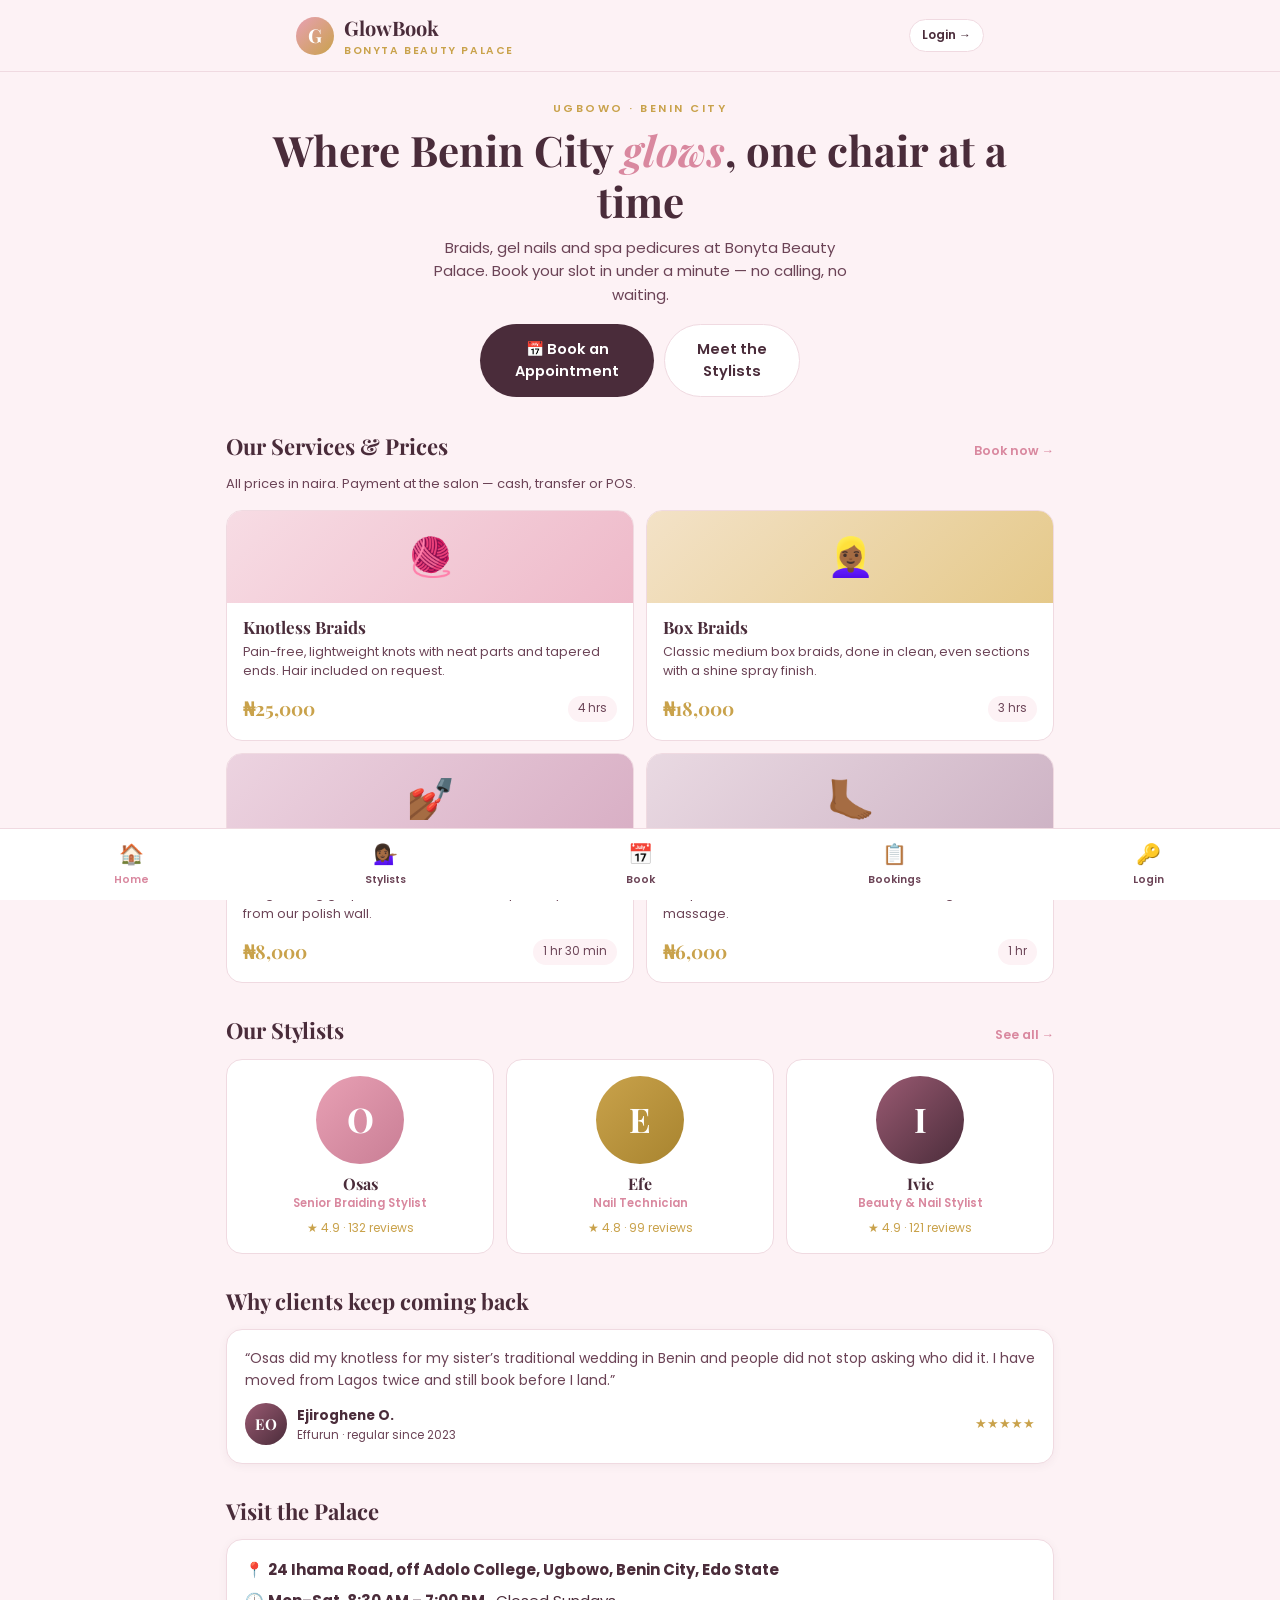
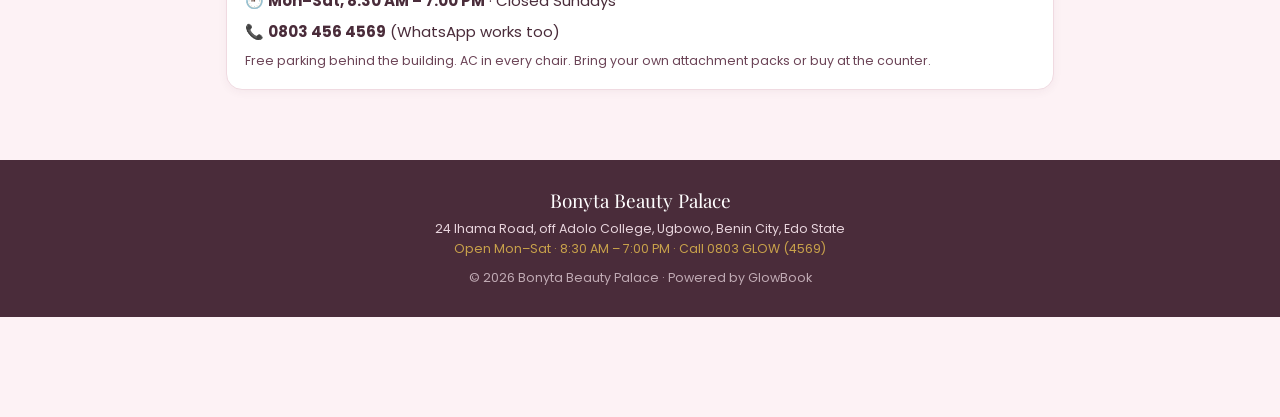
<file: index.html>
<!DOCTYPE html>
<html lang="en">
<head>
  <meta charset="UTF-8" />
  <meta name="viewport" content="width=device-width, initial-scale=1.0" />
  <title>GlowBook · Bonyta Beauty Palace</title>
  <link rel="preconnect" href="https://fonts.googleapis.com" />
  <link rel="preconnect" href="https://fonts.gstatic.com" crossorigin />
  <link href="https://fonts.googleapis.com/css2?family=Playfair+Display:ital,wght@0,600;0,700;1,600&family=Poppins:wght@400;500;600&display=swap" rel="stylesheet" />
  <link rel="stylesheet" href="css/styles.css" />
</head>
<body>
  <header id="topbar"></header>

  <main class="container">
    <section class="hero">
      <div class="hero-eyebrow">Ugbowo · Benin City</div>
      <h1>Where Benin City <em>glows</em>, one chair at a time</h1>
      <p>Braids, gel nails and spa pedicures at Bonyta Beauty Palace. Book your slot in under a minute — no calling, no waiting.</p>
      <div class="hero-actions">
        <a class="btn btn-primary" href="booking.html">📅 Book an Appointment</a>
        <a class="btn btn-outline" href="stylists.html">Meet the Stylists</a>
      </div>
    </section>

    <section class="section">
      <div class="section-head">
        <h2>Our Services &amp; Prices</h2>
        <a href="booking.html">Book now →</a>
      </div>
      <p class="section-sub">All prices in naira. Payment at the salon — cash, transfer or POS.</p>
      <div class="service-grid" id="serviceGrid"></div>
    </section>

    <section class="section">
      <div class="section-head">
        <h2>Our Stylists</h2>
        <a href="stylists.html">See all →</a>
      </div>
      <div class="stylist-grid" id="stylistGrid"></div>
    </section>

    <section class="section">
      <div class="section-head"><h2>Why clients keep coming back</h2></div>
      <div class="card">
        <p class="bio" style="font-size:14px">
          “Osas did my knotless for my sister’s traditional wedding in Benin and people did not
          stop asking who did it. I have moved from Lagos twice and still book before I land.”
        </p>
        <div style="display:flex; align-items:center; gap:10px; margin-top:12px;">
          <div class="avatar ivie" style="width:42px;height:42px;font-size:15px;margin:0;">EO</div>
          <div>
            <b style="font-size:13.5px">Ejiroghene O.</b>
            <div style="font-size:11.5px;color:var(--plum-soft)">Effurun · regular since 2023</div>
          </div>
          <div style="margin-left:auto;color:var(--gold);font-size:13px">★★★★★</div>
        </div>
      </div>
    </section>

    <section class="section" style="padding-bottom:30px">
      <div class="section-head"><h2>Visit the Palace</h2></div>
      <div class="card" style="display:grid; gap:8px">
        <div>📍 <b>24 Ihama Road, off Adolo College, Ugbowo, Benin City, Edo State</b></div>
        <div>🕘 <b>Mon–Sat, 8:30 AM – 7:00 PM</b> · Closed Sundays</div>
        <div>📞 <b>0803 456 4569</b> (WhatsApp works too)</div>
        <div style="color:var(--plum-soft); font-size:12.5px">
          Free parking behind the building. AC in every chair. Bring your own attachment packs or buy at the counter.
        </div>
      </div>
    </section>
  </main>

  <div id="footer"></div>
  <nav id="bottomnav"></nav>
  <div id="toast"></div>

  <script src="js/data.js"></script>
  <script>
    renderChrome("home");

    // Services
    document.getElementById("serviceGrid").innerHTML = GLOW.SERVICES.map(
      (s) => `
      <div class="service-card">
        <div class="service-art ${s.id === "knotless" ? "braids" : s.id === "boxbraids" ? "box" : s.id === "gel" ? "gel" : "pedi"}">${s.art}</div>
        <div class="service-body">
          <h3>${s.name}</h3>
          <div class="service-desc">${s.desc}</div>
          <div class="service-meta">
            <div class="price">${naira(s.price)}</div>
            <span class="duration">${s.duration}</span>
          </div>
        </div>
      </div>`
    ).join("");

    // Stylists preview
    document.getElementById("stylistGrid").innerHTML = GLOW.STYLISTS.map(
      (t) => `
      <a class="stylist-tile" href="stylists.html#${t.id}">
        <div class="avatar lg ${t.colors}">${t.name[0]}</div>
        <h3>${t.name}</h3>
        <div class="role-line">${t.role}</div>
        <div class="rating">★ ${t.rating} · ${t.reviews} reviews</div>
      </a>`
    ).join("");
  </script>
</body>
</html>
</file>
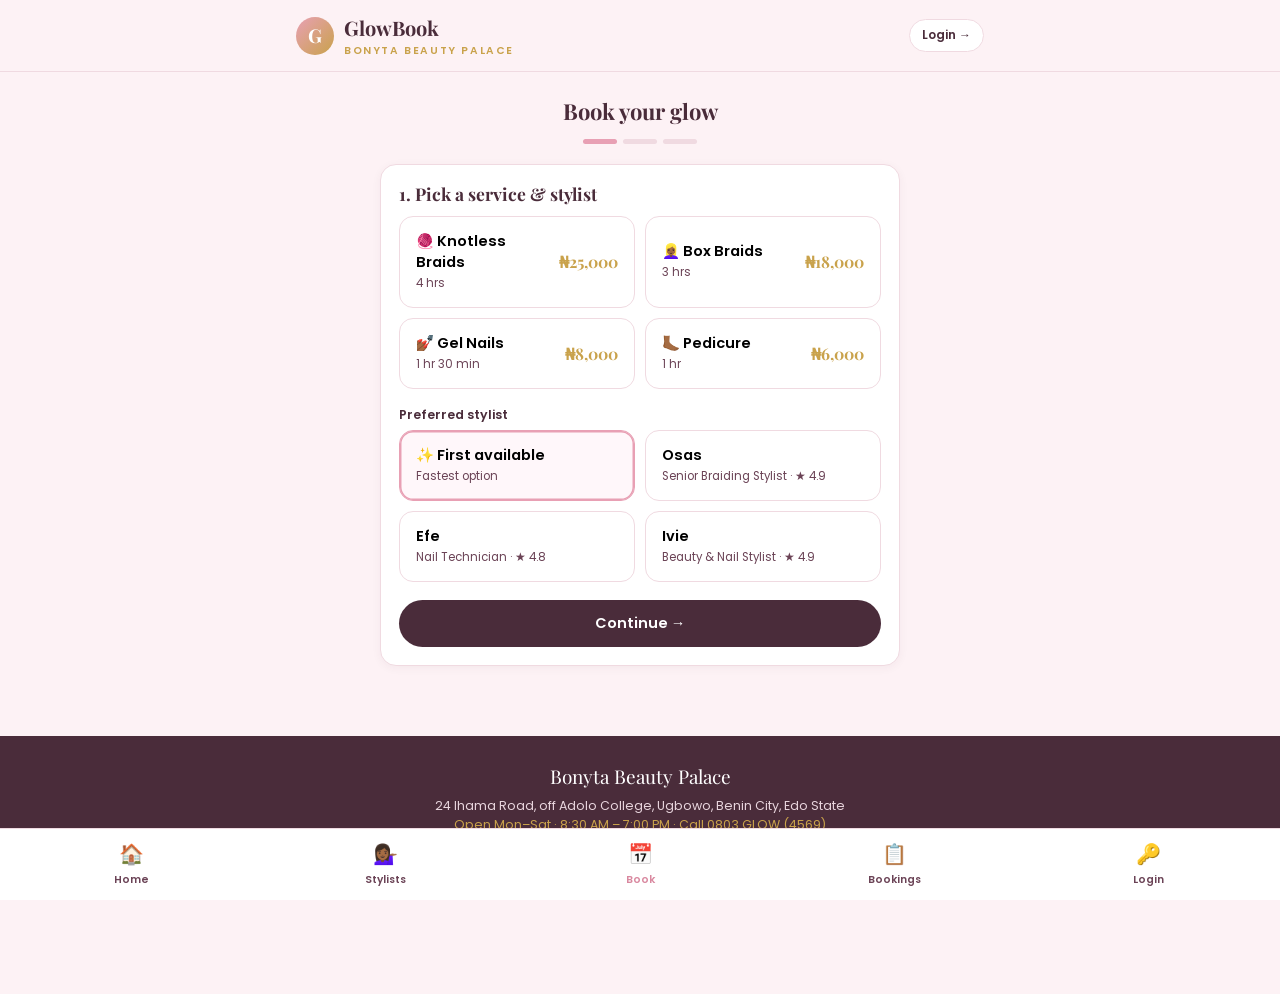
<file: booking.html>
<!DOCTYPE html>
<html lang="en">
<head>
  <meta charset="UTF-8" />
  <meta name="viewport" content="width=device-width, initial-scale=1.0" />
  <title>Book an Appointment · GlowBook</title>
  <link rel="preconnect" href="https://fonts.googleapis.com" />
  <link rel="preconnect" href="https://fonts.gstatic.com" crossorigin />
  <link href="https://fonts.googleapis.com/css2?family=Playfair+Display:ital,wght@0,600;0,700;1,600&family=Poppins:wght@400;500;600&display=swap" rel="stylesheet" />
  <link rel="stylesheet" href="css/styles.css" />
</head>
<body>
  <header id="topbar"></header>

  <main class="container">
    <section class="section" style="max-width:560px; margin:0 auto; padding-bottom:30px">
      <div class="section-head" style="justify-content:center">
        <h2 id="pageTitle">Book your glow</h2>
      </div>

      <div id="doneBox" style="display:none">
        <div class="success-banner" id="doneMsg"></div>
        <div class="card" id="doneCard"></div>
        <div style="display:flex; gap:10px; margin-top:16px">
          <a class="btn btn-primary btn-block" href="bookings.html">View My Bookings</a>
        </div>
      </div>

      <form id="bookForm" onsubmit="return false;">
        <div class="step-pills">
          <span class="step-pill active" id="p1"></span>
          <span class="step-pill" id="p2"></span>
          <span class="step-pill" id="p3"></span>
        </div>

        <!-- Step 1: service + stylist -->
        <div class="card form-card" id="step1">
          <h3 style="margin-bottom:12px">1. Pick a service &amp; stylist</h3>
          <div class="choice-grid" id="serviceChoices" style="margin-bottom:16px"></div>
          <label style="display:block;font-size:12.5px;font-weight:600;margin-bottom:6px">Preferred stylist</label>
          <div class="choice-grid" id="stylistChoices"></div>
          <button class="btn btn-primary btn-block" style="margin-top:18px" id="next1">Continue →</button>
        </div>

        <!-- Step 2: date + time -->
        <div class="card form-card" id="step2" style="display:none">
          <h3 style="margin-bottom:12px">2. Date &amp; time</h3>
          <div class="field">
            <label for="date">Appointment date</label>
            <input type="date" id="date" />
            <div class="hint">Open Mon–Sat, 8:30 AM – 7:00 PM</div>
          </div>
          <div class="field">
            <label>Choose a time slot</label>
            <div class="time-grid" id="timeGrid"></div>
          </div>
          <div style="display:flex; gap:10px; margin-top:18px">
            <button class="btn btn-outline" id="back2">← Back</button>
            <button class="btn btn-primary" style="flex:1" id="next2">Continue →</button>
          </div>
        </div>

        <!-- Step 3: details -->
        <div class="card form-card" id="step3" style="display:none">
          <h3 style="margin-bottom:12px">3. Your details</h3>
          <div class="field">
            <label for="name">Full name</label>
            <input type="text" id="name" placeholder="e.g. Adaeze Okonkwo" />
          </div>
          <div class="form-row">
            <div class="field">
              <label for="phone">Phone (WhatsApp)</label>
              <input type="tel" id="phone" placeholder="0803 000 0000" />
            </div>
            <div class="field">
              <label for="pay">Pay at salon?</label>
              <select id="pay">
                <option>Cash</option>
                <option>Bank transfer</option>
                <option>POS card</option>
              </select>
            </div>
          </div>
          <div class="field">
            <label for="note">Stylist notes (optional)</label>
            <textarea id="note" rows="2" placeholder="e.g. Waist length, 4 packs of royal silk…"></textarea>
          </div>
          <div class="summary-box card" style="background:var(--blush); border:none; margin-bottom:16px" id="summary"></div>
          <div style="display:flex; gap:10px">
            <button class="btn btn-outline" id="back3" type="button">← Back</button>
            <button class="btn btn-gold" id="confirmBtn" style="flex:1" type="button">✅ Confirm Booking</button>
          </div>
        </div>
      </form>
    </section>
  </main>

  <div id="footer"></div>
  <nav id="bottomnav"></nav>
  <div id="toast"></div>

  <script src="js/data.js"></script>
  <script>
    renderChrome("booking");

    const state = { serviceId: null, stylistId: "any", time: null };
    const params = new URLSearchParams(location.search);
    if (stylistById(params.get("stylist"))) state.stylistId = params.get("stylist");
    if (serviceById(params.get("service"))) state.serviceId = params.get("service");

    const user = Auth.user();

    function pill(n) {
      [1, 2, 3].forEach((i) => document.getElementById("p" + i).classList.toggle("active", i <= n));
    }

    function show(step) {
      [1, 2, 3].forEach((i) => (document.getElementById("step" + i).style.display = i === step ? "block" : "none"));
      pill(step);
      window.scrollTo({ top: 0, behavior: "smooth" });
    }

    function renderChoices() {
      document.getElementById("serviceChoices").innerHTML = GLOW.SERVICES.map(
        (s) => `
        <button type="button" class="choice ${state.serviceId === s.id ? "selected" : ""}" data-sid="${s.id}">
          <span><span class="c-title">${s.art} ${s.name}</span><br><span class="c-sub">${s.duration}</span></span>
          <span class="c-price">${naira(s.price)}</span>
        </button>`
      ).join("");

      document.getElementById("stylistChoices").innerHTML =
        `<button type="button" class="choice ${state.stylistId === "any" ? "selected" : ""}" data-tid="any">
           <span><span class="c-title">✨ First available</span><br><span class="c-sub">Fastest option</span></span>
         </button>` +
        GLOW.STYLISTS.map(
          (t) => `
        <button type="button" class="choice ${state.stylistId === t.id ? "selected" : ""}" data-tid="${t.id}">
          <span><span class="c-title">${t.name}</span><br><span class="c-sub">${t.role} · ★ ${t.rating}</span></span>
        </button>`
        ).join("");

      document.getElementById("timeGrid").innerHTML = GLOW.TIME_SLOTS.map(
        (t) => `
        <button type="button" class="choice ${state.time === t.value ? "selected" : ""}" data-t="${t.value}">
          <span class="c-title" style="font-size:12.5px">${t.label}</span>
        </button>`
      ).join("");

      // click handlers
      document.querySelectorAll("[data-sid]").forEach((b) =>
        b.onclick = () => { state.serviceId = b.dataset.sid; renderChoices(); }
      );
      document.querySelectorAll("[data-tid]").forEach((b) =>
        b.onclick = () => { state.stylistId = b.dataset.tid; renderChoices(); }
      );
      document.querySelectorAll("[data-t]").forEach((b) =>
        b.onclick = () => { state.time = b.dataset.t; renderChoices(); }
      );
    }

    function summary() {
      const s = serviceById(state.serviceId);
      const st = state.stylistId === "any" ? "First available stylist" : stylistById(state.stylistId).name;
      document.getElementById("summary").innerHTML = `
        <div class="summary-line"><span>Service</span><span class="v">${s ? s.name : "—"}</span></div>
        <div class="summary-line"><span>Stylist</span><span class="v">${st}</span></div>
        <div class="summary-line"><span>Date</span><span class="v">${dateLabel(document.getElementById("date").value)}</span></div>
        <div class="summary-line"><span>Time</span><span class="v">${timeLabel(state.time)}</span></div>
        <div class="summary-line"><span>Payment</span><span class="v">${document.getElementById("pay").value} at salon</span></div>
        <div class="summary-line"><span>Total</span><span class="v summary-total">${s ? naira(s.price) : "—"}</span></div>`;
    }

    function validate(step) {
      if (step === 1) {
        if (!state.serviceId) return (toast("Please choose a service first 💐"), false);
      }
      if (step === 2) {
        const d = document.getElementById("date");
        if (!d.value) return (toast("Pick a date for your visit 📅"), false);
        if (new Date(d.value + "T00:00:00").getDay() === 0) return (toast("We're closed on Sundays 🙏 try Saturday"), false);
        if (!state.time) return (toast("Choose a time slot ⏰"), false);
      }
      if (step === 3) {
        const n = document.getElementById("name").value.trim();
        const p = document.getElementById("phone").value.trim();
        if (!n) return (toast("Your name helps us greet you properly 😊"), false);
        if (!p || p.length < 7) return (toast("Enter a valid Nigerian phone number 📞"), false);
      }
      return true;
    }

    document.getElementById("next1").onclick = () => { if (validate(1)) show(2); };
    document.getElementById("next2").onclick = () => {
      if (validate(2)) { if (user) { document.getElementById("name").value = user.name; document.getElementById("phone").value = user.phone || ""; } summary(); show(3); }
    };
    document.getElementById("back2").onclick = () => show(1);
    document.getElementById("back3").onclick = () => show(2);
    document.getElementById("confirmBtn").onclick = () => {
      if (!validate(3)) return;
      const s = serviceById(state.serviceId);
      const list = bookings();
      const bk = {
        id: nextBookingId(),
        userId: user ? user.id : "guest",
        customer: document.getElementById("name").value.trim(),
        phone: document.getElementById("phone").value.trim(),
        serviceId: s.id,
        service: s.name,
        price: s.price,
        stylistId: state.stylistId,
        date: document.getElementById("date").value,
        time: state.time,
        status: "pending",
        note: document.getElementById("note").value.trim(),
        pay: document.getElementById("pay").value,
        createdAt: new Date().toISOString(),
      };
      list.push(bk);
      saveBookings(list);
      toast("Booking confirmed! See you at the Palace 💛");
      document.getElementById("bookForm").style.display = "none";
      document.getElementById("pageTitle").textContent = "You're booked! 🎉";
      document.getElementById("doneMsg").textContent =
        `Thank you ${bk.customer}! We'll confirm via WhatsApp on ${bk.phone} within 2 working hours.`;
      document.getElementById("doneCard").innerHTML = `
        <div class="summary-line"><span>Booking ID</span><span class="v">${bk.id}</span></div>
        <div class="summary-line"><span>Service</span><span class="v">${bk.service}</span></div>
        <div class="summary-line"><span>Stylist</span><span class="v">${bk.stylistId === "any" ? "First available" : stylistById(bk.stylistId).name}</span></div>
        <div class="summary-line"><span>When</span><span class="v">${dateLabel(bk.date)} · ${timeLabel(bk.time)}</span></div>
        <div class="summary-line"><span>Pay at salon</span><span class="v summary-total">${naira(bk.price)}</span></div>`;
      document.getElementById("doneBox").style.display = "block";
      window.scrollTo({ top: 0, behavior: "smooth" });
    };

    // defaults: tomorrow as min date
    const dateInput = document.getElementById("date");
    const tomorrow = new Date();
    tomorrow.setDate(tomorrow.getDate() + 1);
    dateInput.min = tomorrow.toISOString().split("T")[0];
    dateInput.value = dateInput.min;

    renderChoices();
    pill(1);
    if (state.serviceId && state.stylistId) show(1);
  </script>
</body>
</html>
</file>
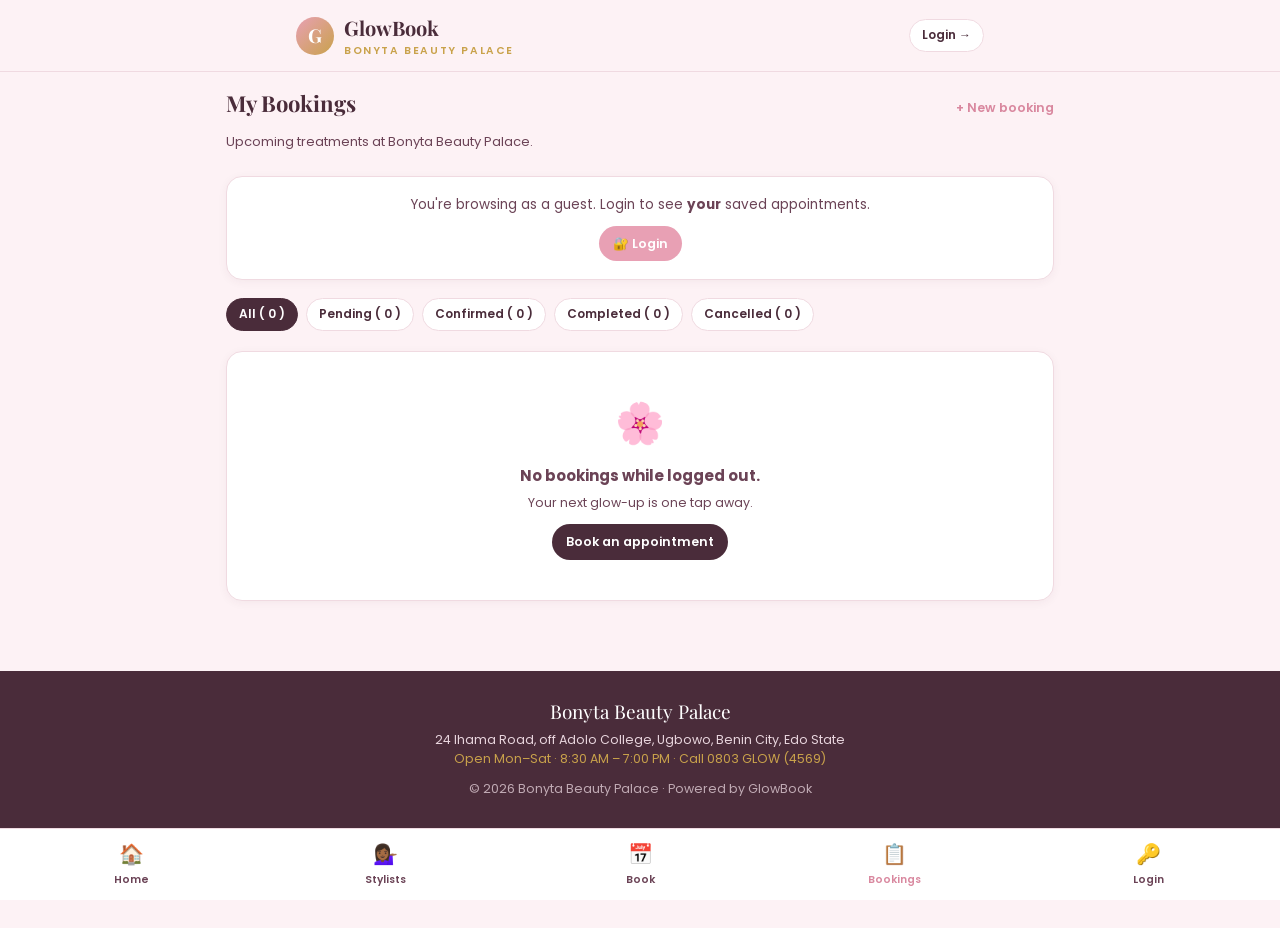
<file: bookings.html>
<!DOCTYPE html>
<html lang="en">
<head>
  <meta charset="UTF-8" />
  <meta name="viewport" content="width=device-width, initial-scale=1.0" />
  <title>My Bookings · GlowBook</title>
  <link rel="preconnect" href="https://fonts.googleapis.com" />
  <link rel="preconnect" href="https://fonts.gstatic.com" crossorigin />
  <link href="https://fonts.googleapis.com/css2?family=Playfair+Display:ital,wght@0,600;0,700;1,600&family=Poppins:wght@400;500;600&display=swap" rel="stylesheet" />
  <link rel="stylesheet" href="css/styles.css" />
</head>
<body>
  <header id="topbar"></header>

  <main class="container" style="padding-bottom:30px">
    <section class="section" style="padding-top:18px">
      <div class="section-head">
        <h2 id="pageTitle">My Bookings</h2>
        <a href="booking.html">+ New booking</a>
      </div>
      <p class="section-sub" id="pageSub"></p>
    </section>

    <div id="guestBanner"></div>
    <div id="filterBar" class="filter-bar"></div>
    <div id="list"></div>

    <div id="accountActions"></div>
  </main>

  <div id="footer"></div>
  <nav id="bottomnav"></nav>
  <div id="toast"></div>

  <script src="js/data.js"></script>
  <script>
    renderChrome("bookings");

    const user = Auth.user();
    let filter = "all";

    function homeLink() {
      return location.href = "login.html";
    }

    function init() {
      document.getElementById("guestBanner").innerHTML = user ? "" : `
        <div class="card" style="margin-bottom:18px; text-align:center">
          <p style="font-size:13.5px; color:var(--plum-soft)">
            You're browsing as a guest. Login to see <b>your</b> saved appointments.
          </p>
          <a class="btn btn-rose btn-sm" href="login.html" style="margin-top:10px">🔐 Login</a>
        </div>`;
      document.getElementById("pageSub").textContent =
        user && user.role === "stylist"
          ? "Appointments booked with you, " + user.name.split(" (")[0] + ". Mark work as done when clients leave."
          : "Upcoming treatments at Bonyta Beauty Palace.";
      renderFilters();
      renderList();
      renderAccountActions();
    }

    function myBookings() {
      if (!user) return [];
      if (user.role === "stylist") return bookings().filter((b) => b.stylistId === user.stylistId);
      if (user.role === "owner") return bookings();
      return bookings().filter((b) => b.userId === user.id);
    }

    function renderFilters() {
      const statuses = ["all", "pending", "confirmed", "completed", "cancelled"];
      document.getElementById("filterBar").innerHTML = statuses
        .map(
          (s) => `<span class="chip ${filter === s ? "on" : ""}" data-f="${s}">
            ${s[0].toUpperCase() + s.slice(1)} ( ${s === "all" ? myBookings().length : myBookings().filter((b) => b.status === s).length} )
          </span>`
        )
        .join("");
      document.querySelectorAll("#filterBar .chip").forEach(
        (c) => (c.onclick = () => { filter = c.dataset.f; renderFilters(); renderList(); })
      );
    }

    function renderList() {
      let list = myBookings()
        .filter((b) => filter === "all" || b.status === filter)
        .sort((a, b) => (a.date + a.time).localeCompare(b.date + b.time));

      const el = document.getElementById("list");
      if (!list.length) {
        el.innerHTML = `
          <div class="empty card">
            <div class="big">🌸</div>
            <b>No ${filter === "all" ? "" : filter + " "}bookings ${user ? "yet" : "while logged out"}.</b>
            <p style="font-size:12.5px; margin-top:6px">Your next glow-up is one tap away.</p>
            <a class="btn btn-primary btn-sm" href="booking.html" style="margin-top:12px">Book an appointment</a>
          </div>`;
        return;
      }

      el.innerHTML = list
        .map((b) => {
          const st = stylistById(b.stylistId);
          const isStylist = user && user.role === "stylist";
          const isOwner = user && user.role === "owner";
          const canCancel = user && user.role === "customer" && (b.status === "pending" || b.status === "confirmed");
          const canConfirm = isOwner && b.status === "pending";
          const canComplete = (isOwner || isStylist) && (b.status === "confirmed" || b.status === "pending");
          return `
          <div class="appt-card">
            <div class="appt-top">
              <div>
                <div class="appt-service">${b.service}</div>
                <div class="appt-when">${dateLabel(b.date)} · ${timeLabel(b.time)}</div>
              </div>
              <span class="status ${b.status}">${b.status}</span>
            </div>
            <div class="appt-meta">
              ${isStylist || isOwner ? `<span>👤 <b>${b.customer}</b></span><span>📞 <b>${b.phone}</b></span>` : `<span>✂️ <b>${st ? st.name : "Not assigned"}</b></span>`}
              <span>💰 <b>${naira(b.price)}</b></span>
              ${isOwner ? `<span>🆔 <b>${b.id}</b></span>` : ""}
            </div>
            ${b.note ? `<div class="appt-meta" style="margin-top:6px">📝 ${b.note}</div>` : ""}
            ${(canCancel || canConfirm || canComplete) ? `
            <div class="appt-actions">
              ${canConfirm ? `<button class="btn btn-primary btn-sm" onclick="setStatus('${b.id}','confirmed')">✓ Confirm</button>` : ""}
              ${canComplete ? `<button class="btn btn-gold btn-sm" onclick="setStatus('${b.id}','completed')">✔ Mark done</button>` : ""}
              ${canCancel || isOwner ? `<button class="btn btn-outline btn-sm" onclick="setStatus('${b.id}','cancelled')">✕ Cancel</button>` : ""}
            </div>` : ""}
          </div>`;
        })
        .join("");
    }

    window.setStatus = function (id, status) {
      const list = bookings();
      const bk = list.find((b) => b.id === id);
      if (!bk) return;
      bk.status = status;
      saveBookings(list);
      toast(status === "cancelled" ? "Booking cancelled" : status === "completed" ? "Nice work — marked done ✅" : "Booking " + status + " ✓");
      renderFilters();
      renderList();
    };

    function renderAccountActions() {
      const el = document.getElementById("accountActions");
      if (!user) return;
      el.innerHTML = `
        <div class="card" style="margin-top:22px; text-align:center">
          <div style="font-size:13px; color:var(--plum-soft)">Logged in as</div>
          <b style="font-size:15px">${user.name}</b>
          <div style="font-size:11.5px; color:var(--plum-soft); margin-bottom:14px">${user.email}</div>
          ${
            user.role === "owner"
              ? `<a class="btn btn-gold btn-sm" href="dashboard.html" style="width:100%">👑 Open Owner Dashboard</a>`
              : ""
          }
          ${user.role === "stylist" ? `<button class="btn btn-ghost btn-sm" style="width:100%" onclick="toast('Schedule sync coming with the database update 📆')">📆 View full schedule</button>` : ""}
          <button class="btn btn-outline btn-sm" style="width:100%; margin-top:8px" onclick="logoutNow()">🚪 Logout</button>
        </div>`;
    }

    window.logoutNow = function () {
      Auth.logout();
      toast("Logged out. Come back soon! 💐");
      setTimeout(() => (location.href = "index.html"), 400);
    };

    init();
  </script>
</body>
</html>
</file>
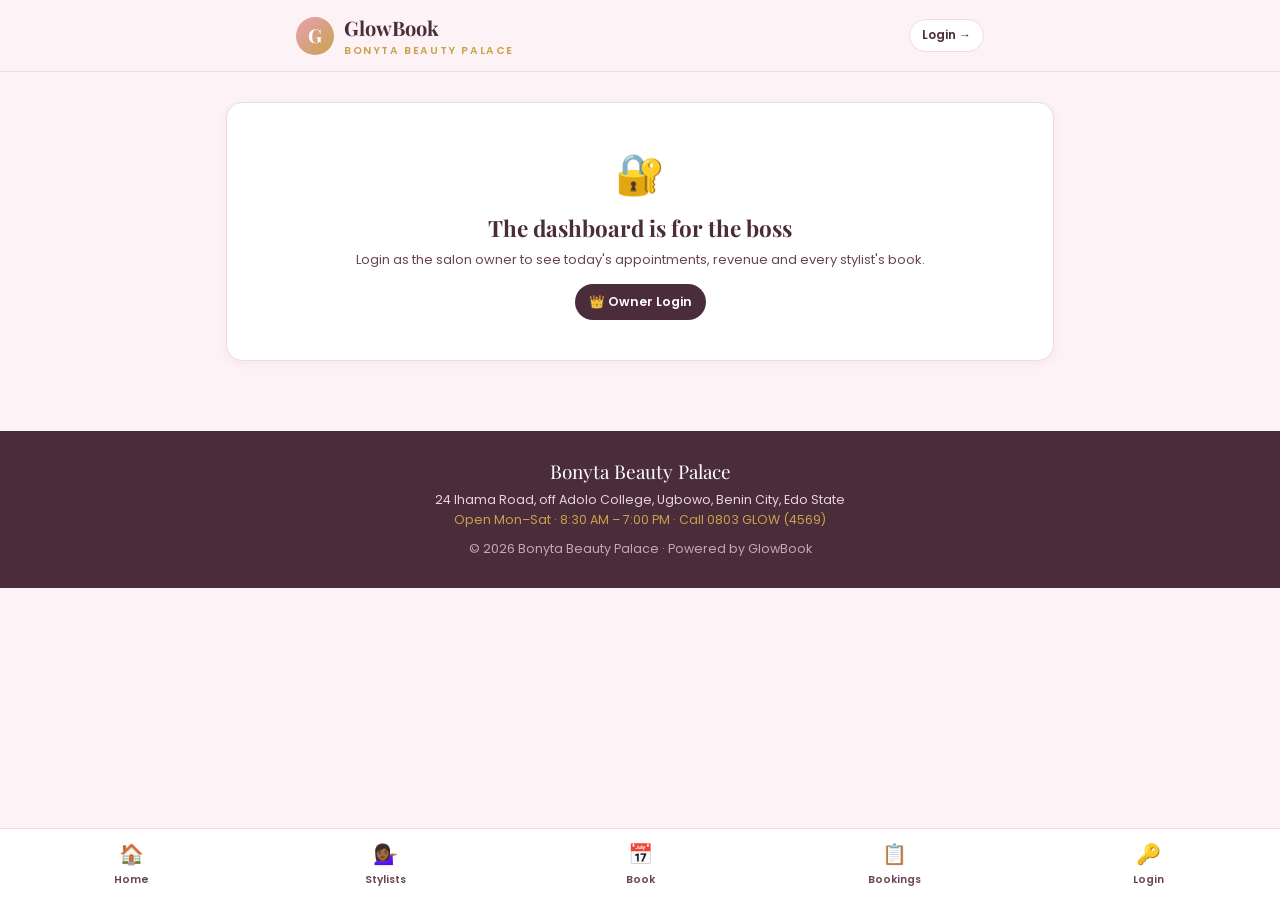
<file: dashboard.html>
<!DOCTYPE html>
<html lang="en">
<head>
  <meta charset="UTF-8" />
  <meta name="viewport" content="width=device-width, initial-scale=1.0" />
  <title>Owner Dashboard · GlowBook</title>
  <link rel="preconnect" href="https://fonts.googleapis.com" />
  <link rel="preconnect" href="https://fonts.gstatic.com" crossorigin />
  <link href="https://fonts.googleapis.com/css2?family=Playfair+Display:ital,wght@0,600;0,700;1,600&family=Poppins:wght@400;500;600&display=swap" rel="stylesheet" />
  <link rel="stylesheet" href="css/styles.css" />
</head>
<body>
  <header id="topbar"></header>

  <main class="container" style="padding-bottom:30px" id="root"></main>

  <div id="footer"></div>
  <nav id="bottomnav"></nav>
  <div id="toast"></div>

  <script src="js/data.js"></script>
  <script>
    renderChrome("account");

    const user = Auth.user();
    const root = document.getElementById("root");

    // Owner / manager only
    if (!user || user.role !== "owner") {
      root.innerHTML = `
        <div class="empty card" style="margin-top:30px">
          <div class="big">🔐</div>
          <h2>The dashboard is for the boss</h2>
          <p style="font-size:13px; margin-top:8px">
            Login as the salon owner to see today's appointments, revenue and every stylist's book.
          </p>
          <a class="btn btn-primary btn-sm" href="login.html" style="margin-top:14px">👑 Owner Login</a>
        </div>`;
    } else {
      renderDashboard();
    }

    function renderDashboard() {
      const all = bookings();
      const today = new Date().toISOString().split("T")[0];
      const active = all.filter((b) => b.status === "pending" || b.status === "confirmed");
      const todayList = all.filter((b) => b.date === today);
      const revenue = all.filter((b) => b.status === "completed").reduce((s, b) => s + b.price, 0);
      const pipeline = active.reduce((s, b) => s + b.price, 0);

      root.innerHTML = `
        <section class="section" style="padding-top:18px">
          <div class="section-head">
            <h2>Owner Dashboard 👑</h2>
            <span style="font-size:11.5px;color:var(--plum-soft)">${dateLabel(today)}</span>
          </div>
          <div class="stat-grid">
            <div class="stat-card">
              <div class="num">${todayList.length}</div>
              <div class="lbl">appointments today</div>
            </div>
            <div class="stat-card gold">
              <div class="num">${all.filter((b) => b.status === "pending").length}</div>
              <div class="lbl">awaiting confirmation</div>
            </div>
            <div class="stat-card">
              <div class="num">${naira(revenue)}</div>
              <div class="lbl">earned from completed</div>
            </div>
            <div class="stat-card gold">
              <div class="num">${naira(pipeline)}</div>
              <div class="lbl">expected from active</div>
            </div>
          </div>

          <div class="card" style="margin-bottom:20px">
            <h3 style="font-size:15px; margin-bottom:10px">Stylist workload (active bookings)</h3>
            ${GLOW.STYLISTS.map((t) => {
              const n = active.filter((b) => b.stylistId === t.id).length;
              const pct = active.length ? Math.round((n / active.length) * 100) : 0;
              return `
              <div style="margin-bottom:12px">
                <div style="display:flex; justify-content:space-between; font-size:12.5px; margin-bottom:4px">
                  <b>${t.name} — ${t.role}</b><span style="color:var(--plum-soft)">${n} job${n === 1 ? "" : "s"}</span>
                </div>
                <div style="height:8px; background:var(--blush); border-radius:999px; overflow:hidden">
                  <div style="height:100%; width:${pct}%; background:linear-gradient(90deg,var(--rose),var(--gold)); border-radius:999px"></div>
                </div>
              </div>`;
            }).join("")}
          </div>

          <div class="section-head">
            <h2 style="font-size:18px">All Appointments</h2>
            <a href="bookings.html">Customer view →</a>
          </div>
          <div id="allList"></div>
        </section>`;

      renderAllList();
    }

    let dashFilter = "all";
    function renderAllList() {
      const el = document.getElementById("allList");
      if (!el) return;
      const list = bookings()
        .filter((b) => dashFilter === "all" || b.status === dashFilter)
        .sort((a, b) => (b.date + b.time).localeCompare(a.date + a.time));

      el.innerHTML =
        `<div class="filter-bar">` +
        ["all", "pending", "confirmed", "completed", "cancelled"]
          .map((s) => `<span class="chip ${dashFilter === s ? "on" : ""}" data-f="${s}">${s[0].toUpperCase() + s.slice(1)}</span>`)
          .join("") +
        `</div>` +
        (list.length
          ? list
              .map((b) => {
                const st = stylistById(b.stylistId);
                return `
            <div class="appt-card">
              <div class="appt-top">
                <div>
                  <div class="appt-service">${b.service}</div>
                  <div class="appt-when">${dateLabel(b.date)} · ${timeLabel(b.time)}</div>
                </div>
                <span class="status ${b.status}">${b.status}</span>
              </div>
              <div class="appt-meta">
                <span>👤 <b>${b.customer}</b></span>
                <span>📞 <b>${b.phone}</b></span>
                <span>✂️ <b>${st ? st.name : "Unassigned"}</b></span>
                <span>💰 <b>${naira(b.price)}</b></span>
                <span>💳 <b>${b.pay || "At salon"}</b></span>
                <span>🆔 <b>${b.id}</b></span>
              </div>
              ${b.note ? `<div class="appt-meta" style="margin-top:6px">📝 ${b.note}</div>` : ""}
              <div class="appt-actions">
                ${b.status === "pending" ? `<button class="btn btn-primary btn-sm" onclick="setStatus('${b.id}','confirmed')">✓ Confirm</button>` : ""}
                ${b.status !== "completed" && b.status !== "cancelled" ? `<button class="btn btn-gold btn-sm" onclick="setStatus('${b.id}','completed')">✔ Mark done</button>` : ""}
                ${b.status !== "completed" && b.status !== "cancelled" ? `<button class="btn btn-outline btn-sm" onclick="setStatus('${b.id}','cancelled')">✕ Cancel</button>` : ""}
              </div>
            </div>`;
              })
              .join("")
          : `<div class="empty card"><div class="big">📭</div>Nothing here yet.</div>`);

      el.querySelectorAll(".chip").forEach(
        (c) => (c.onclick = () => { dashFilter = c.dataset.f; renderAllList(); })
      );
    }

    window.setStatus = function (id, status) {
      const list = bookings();
      const bk = list.find((b) => b.id === id);
      if (!bk) return;
      bk.status = status;
      saveBookings(list);
      toast(status === "completed" ? "Marked done ✅ revenue updated" : "Booking " + status + " ✓");
      renderDashboard();
    };
  </script>
</body>
</html>
</file>
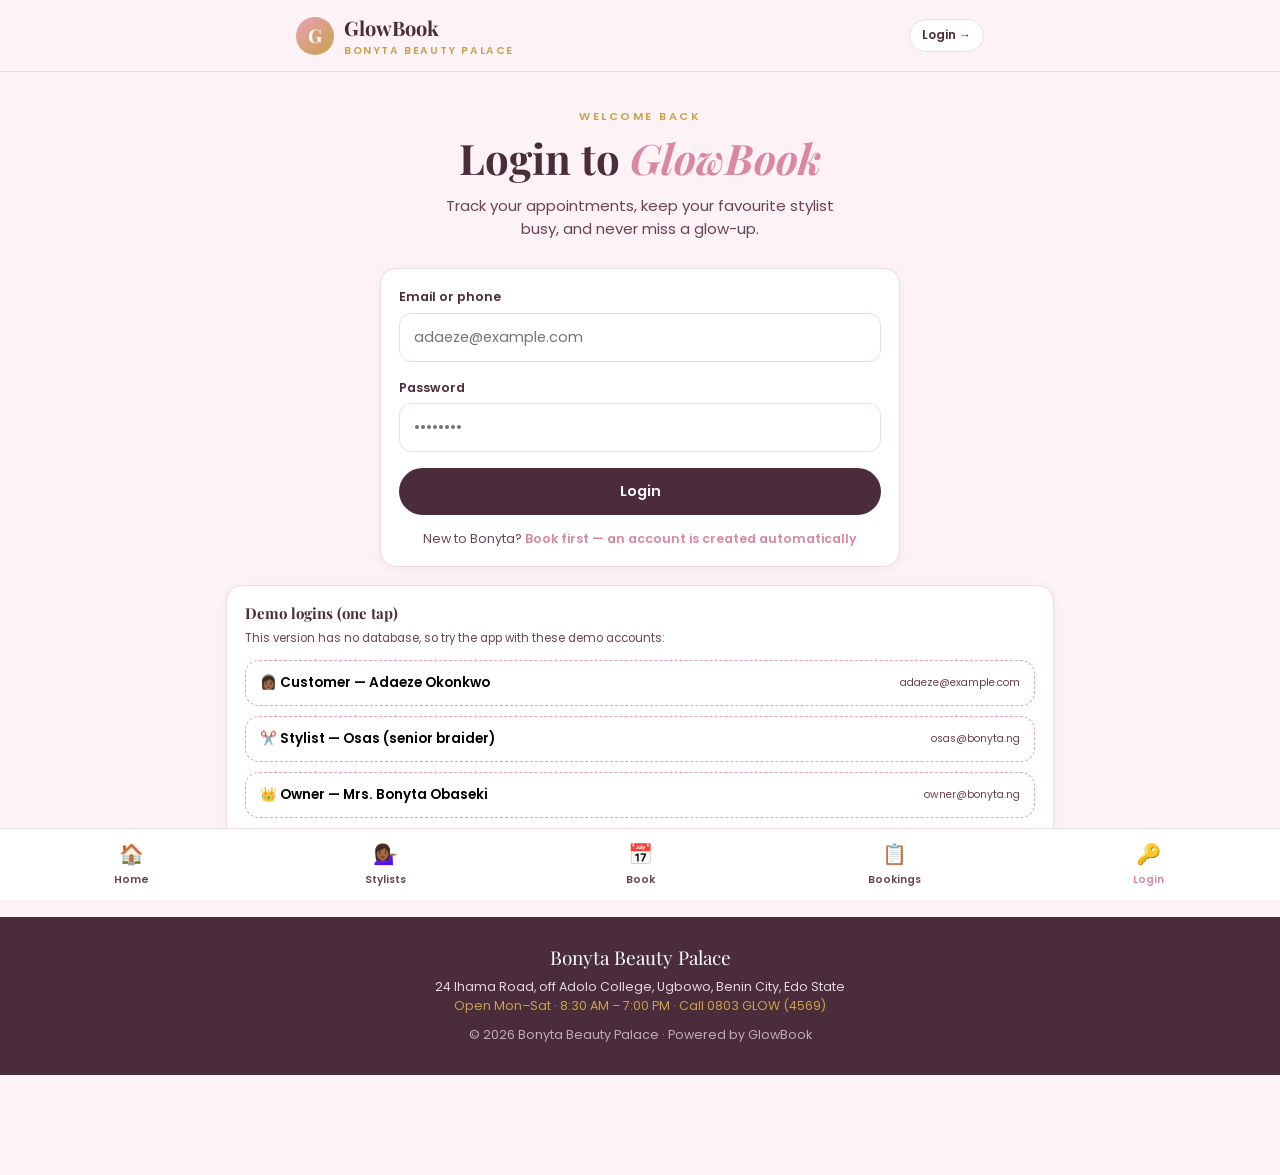
<file: login.html>
<!DOCTYPE html>
<html lang="en">
<head>
  <meta charset="UTF-8" />
  <meta name="viewport" content="width=device-width, initial-scale=1.0" />
  <title>Login · GlowBook</title>
  <link rel="preconnect" href="https://fonts.googleapis.com" />
  <link rel="preconnect" href="https://fonts.gstatic.com" crossorigin />
  <link href="https://fonts.googleapis.com/css2?family=Playfair+Display:ital,wght@0,600;0,700;1,600&family=Poppins:wght@400;500;600&display=swap" rel="stylesheet" />
  <link rel="stylesheet" href="css/styles.css" />
</head>
<body>
  <header id="topbar"></header>

  <main class="container auth-wrap" style="padding-bottom:30px">
    <section class="hero" style="padding-top:12px">
      <div class="hero-eyebrow">Welcome back</div>
      <h1>Login to <em>GlowBook</em></h1>
      <p>Track your appointments, keep your favourite stylist busy, and never miss a glow-up.</p>
    </section>

    <div class="card form-card">
      <div class="field">
        <label for="email">Email or phone</label>
        <input type="text" id="email" placeholder="adaeze@example.com" autocomplete="username" />
      </div>
      <div class="field">
        <label for="password">Password</label>
        <input type="password" id="password" placeholder="••••••••" autocomplete="current-password" />
      </div>
      <button class="btn btn-primary btn-block" id="loginBtn">Login</button>
      <p style="font-size:12.5px; text-align:center; margin-top:14px; color:var(--plum-soft)">
        New to Bonyta? <a href="booking.html" style="color:var(--rose-deep); font-weight:600">Book first — an account is created automatically</a>
      </p>
    </div>

    <div class="demo-panel card">
      <h3 style="font-size:15px; margin-bottom:8px">Demo logins (one tap)</h3>
      <p style="font-size:11.5px; color:var(--plum-soft); margin-bottom:12px">
        This version has no database, so try the app with these demo accounts:
      </p>
      <div id="demoList"></div>
    </div>
  </main>

  <div id="footer"></div>
  <nav id="bottomnav"></nav>
  <div id="toast"></div>

  <script src="js/data.js"></script>
  <script>
    renderChrome("login");

    const DEMOS = [
      { label: "👩🏾 Customer — Adaeze Okonkwo", email: "adaeze@example.com", password: "adaeze123" },
      { label: "✂️ Stylist — Osas (senior braider)", email: "osas@bonyta.ng", password: "osas123" },
      { label: "👑 Owner — Mrs. Bonyta Obaseki", email: GLOW.OWNER_EMAIL, password: GLOW.OWNER_PASSWORD },
    ];

    document.getElementById("demoList").innerHTML = DEMOS.map(
      (d, i) => `
      <button class="demo-btn" data-i="${i}">
        <span style="font-size:13.5px; font-weight:600">${d.label}</span>
        <span style="margin-left:auto; font-size:10.5px; color:var(--plum-soft)">${d.email}</span>
      </button>`
    ).join("");

    function doLogin(identifier, password) {
      const users = Store.get("users", []);
      const found = users.find(
        (u) =>
          (u.email.toLowerCase() === identifier.toLowerCase().trim() ||
            (u.phone && u.phone.replace(/\s/g, "") === identifier.replace(/\s/g, ""))) &&
          u.password === password
      );
      if (!found) return toast("Wrong email or password — try a demo login below 🔑");
      Auth.login(found);
      toast(`Welcome, ${found.name.split(" ")[0]}! 💛`);
      setTimeout(() => {
        location.href =
          found.role === "owner" ? "dashboard.html" :
          found.role === "stylist" ? "bookings.html" : "bookings.html";
      }, 500);
    }

    document.getElementById("loginBtn").onclick = () => {
      const email = document.getElementById("email").value;
      const password = document.getElementById("password").value;
      if (!email || !password) return toast("Fill in both fields to login 🔐");
      doLogin(email, password);
    };
    document.getElementById("password").addEventListener("keydown", (e) => {
      if (e.key === "Enter") document.getElementById("loginBtn").click();
    });
    document.querySelectorAll(".demo-btn").forEach((b) =>
      (b.onclick = () => {
        const d = DEMOS[b.dataset.i];
        document.getElementById("email").value = d.email;
        document.getElementById("password").value = d.password;
        doLogin(d.email, d.password);
      })
    );
  </script>
</body>
</html>
</file>
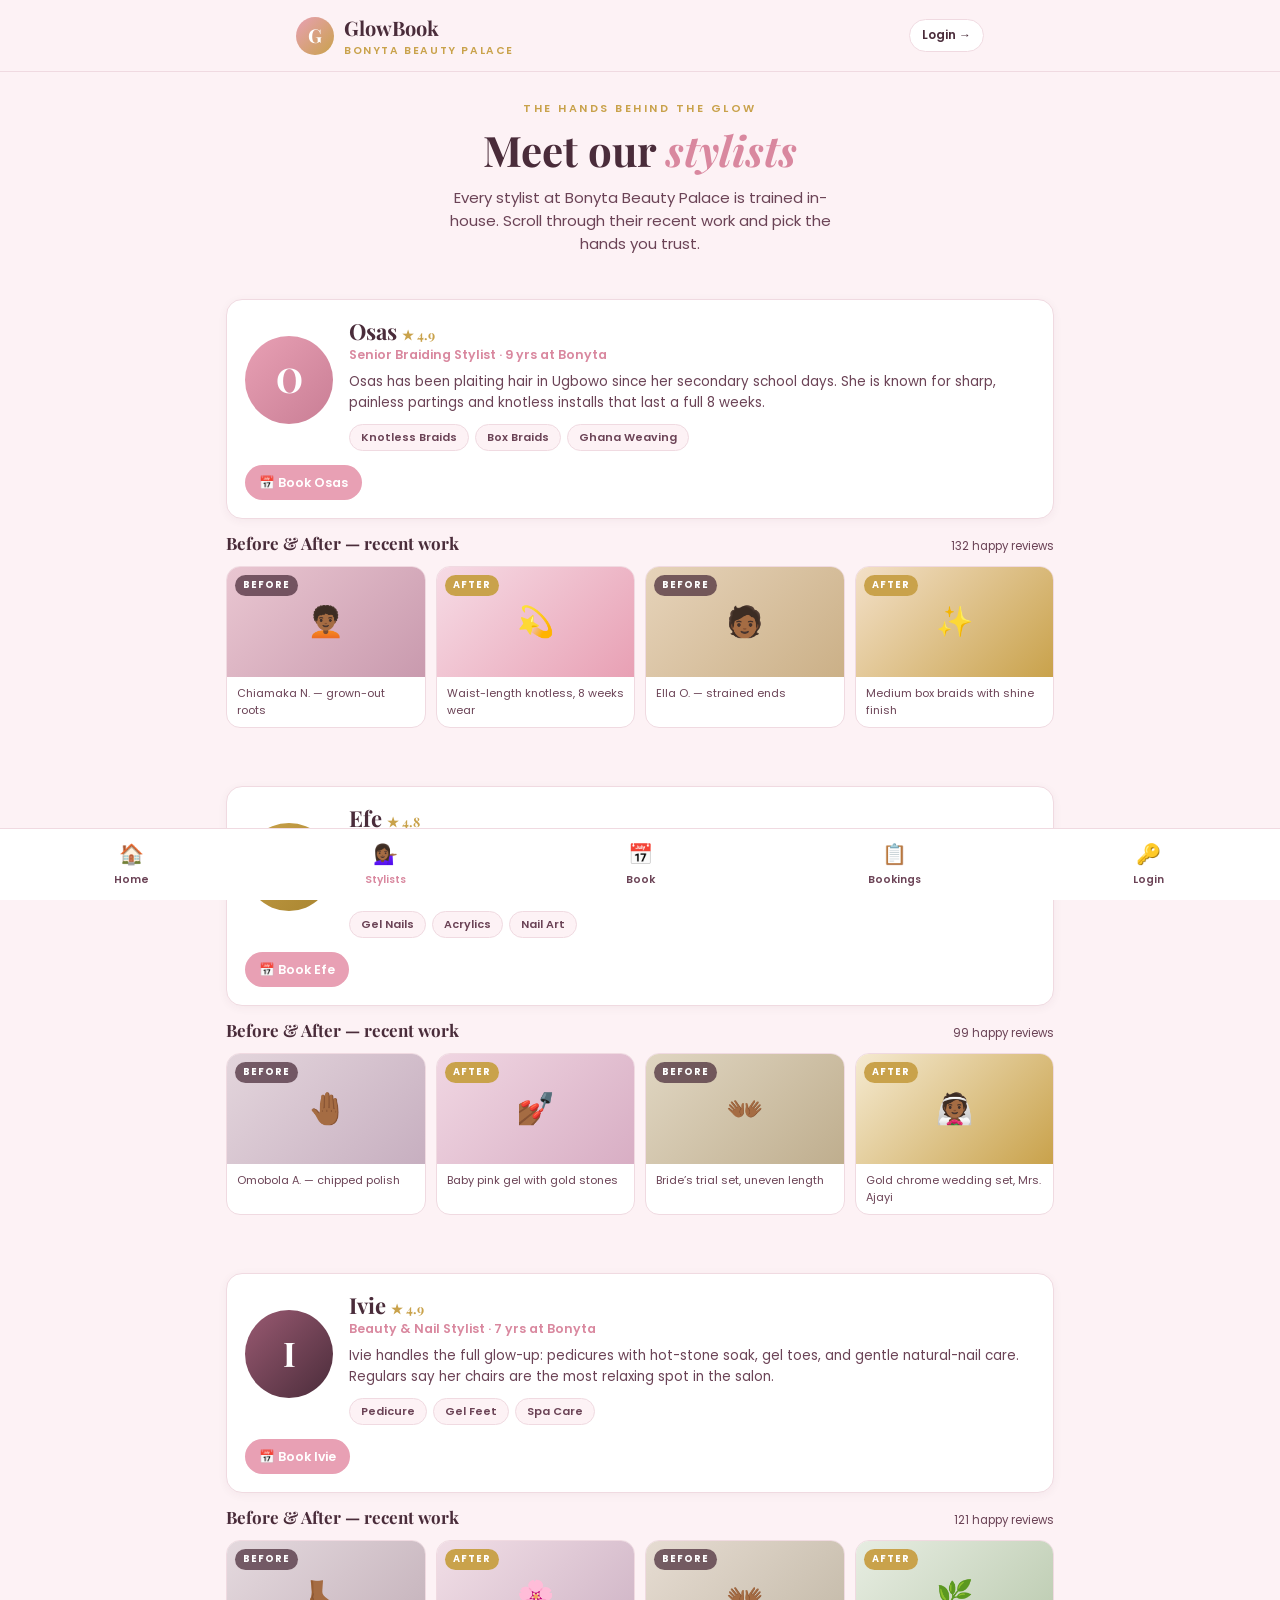
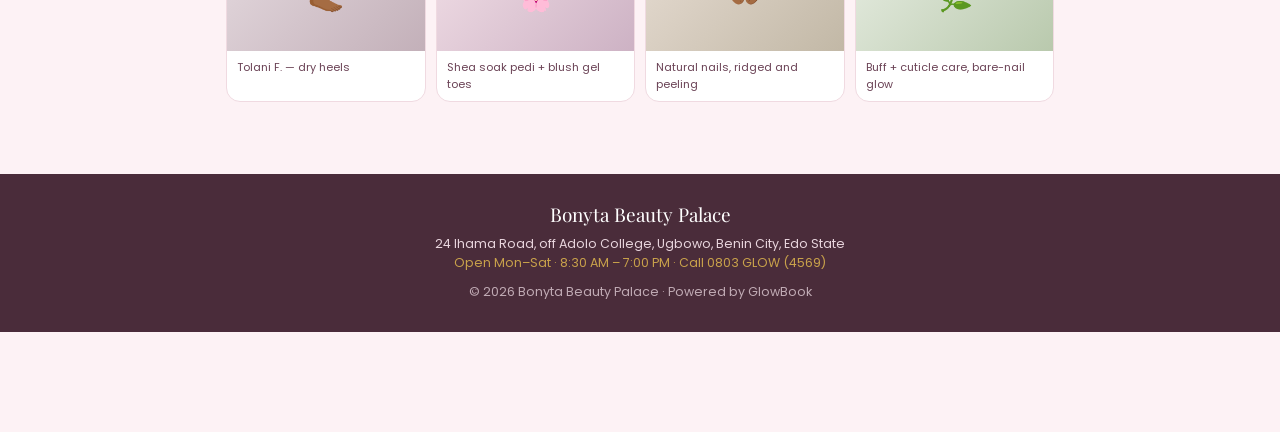
<file: stylists.html>
<!DOCTYPE html>
<html lang="en">
<head>
  <meta charset="UTF-8" />
  <meta name="viewport" content="width=device-width, initial-scale=1.0" />
  <title>Our Stylists · GlowBook</title>
  <link rel="preconnect" href="https://fonts.googleapis.com" />
  <link rel="preconnect" href="https://fonts.gstatic.com" crossorigin />
  <link href="https://fonts.googleapis.com/css2?family=Playfair+Display:ital,wght@0,600;0,700;1,600&family=Poppins:wght@400;500;600&display=swap" rel="stylesheet" />
  <link rel="stylesheet" href="css/styles.css" />
</head>
<body>
  <header id="topbar"></header>

  <main class="container">
    <section class="hero" style="padding-bottom:0">
      <div class="hero-eyebrow">The Hands Behind the Glow</div>
      <h1>Meet our <em>stylists</em></h1>
      <p>Every stylist at Bonyta Beauty Palace is trained in-house. Scroll through their recent work and pick the hands you trust.</p>
    </section>

    <div id="stylistList"></div>
  </main>

  <div id="footer"></div>
  <nav id="bottomnav"></nav>
  <div id="toast"></div>

  <script src="js/data.js"></script>
  <script>
    renderChrome("stylists");

    // before/after gallery images rendered as coloured tiles (photos swap in later)
    const GALLERY = {
      osas: [
        { emo: "🧑🏾‍🦱", grad: "linear-gradient(135deg,#e9c6d1,#c99aae)", tag: "before", cap: "Chiamaka N. — grown-out roots" },
        { emo: "💫", grad: "linear-gradient(135deg,#f6dbe5,#e8a0b4)", tag: "after", cap: "Waist-length knotless, 8 weeks wear" },
        { emo: "🧑🏾", grad: "linear-gradient(135deg,#e6d3ba,#cbb087)", tag: "before", cap: "Ella O. — strained ends" },
        { emo: "✨", grad: "linear-gradient(135deg,#f3e0c8,#c9a24b)", tag: "after", cap: "Medium box braids with shine finish" },
      ],
      efe: [
        { emo: "🤚🏾", grad: "linear-gradient(135deg,#e3d5dc,#c7afc0)", tag: "before", cap: "Omobola A. — chipped polish" },
        { emo: "💅🏾", grad: "linear-gradient(135deg,#f0d6e2,#d8aec4)", tag: "after", cap: "Baby pink gel with gold stones" },
        { emo: "👐🏾", grad: "linear-gradient(135deg,#e0d6c2,#bfae8e)", tag: "before", cap: "Bride’s trial set, uneven length" },
        { emo: "👰🏾", grad: "linear-gradient(135deg,#f5ead1,#c9a24b)", tag: "after", cap: "Gold chrome wedding set, Mrs. Ajayi" },
      ],
      ivie: [
        { emo: "🦶🏾", grad: "linear-gradient(135deg,#e4d9de,#c3b0b9)", tag: "before", cap: "Tolani F. — dry heels" },
        { emo: "🌸", grad: "linear-gradient(135deg,#f1dee6,#cdb2c4)", tag: "after", cap: "Shea soak pedi + blush gel toes" },
        { emo: "👐🏾", grad: "linear-gradient(135deg,#e6dcd2,#c2b8a6)", tag: "before", cap: "Natural nails, ridged and peeling" },
        { emo: "🌿", grad: "linear-gradient(135deg,#e7ede2,#b9c9ad)", tag: "after", cap: "Buff + cuticle care, bare-nail glow" },
      ],
    };

    document.getElementById("stylistList").innerHTML = GLOW.STYLISTS.map(
      (t) => `
      <section class="section" id="${t.id}">
        <div class="card" style="margin-bottom:14px">
          <div class="stylist-detail">
            <div class="avatar lg ${t.colors}">${t.name[0]}</div>
            <div style="flex:1">
              <h2 style="font-size:22px">${t.name} <span style="font-size:13px; color:var(--gold)">★ ${t.rating}</span></h2>
              <div style="font-size:12.5px; color:var(--rose-deep); font-weight:600">${t.role} · ${t.years} yrs at Bonyta</div>
              <div class="bio" style="margin-top:8px">${t.bio}</div>
              <div class="tags">${t.specialties.map((s) => `<span class="tag">${s}</span>`).join("")}</div>
            </div>
          </div>
          <div style="margin-top:14px">
            <a class="btn btn-rose btn-sm" href="booking.html?stylist=${t.id}">📅 Book ${t.name}</a>
          </div>
        </div>

        <div class="section-head" style="margin-bottom:10px">
          <h2 style="font-size:17px">Before &amp; After — recent work</h2>
          <span style="font-size:11.5px;color:var(--plum-soft)">${t.reviews} happy reviews</span>
        </div>
        <div class="gallery" style="margin-bottom:24px">
          ${GALLERY[t.id]
            .map(
              (g) => `
            <div class="gal-card">
              <div class="gal-img" style="background:${g.grad}">
                ${g.emo}
                <span class="gal-badge ${g.tag}">${g.tag}</span>
              </div>
              <div class="gal-caption">${g.cap}</div>
            </div>`
            )
            .join("")}
        </div>
      </section>`
    ).join("");
  </script>
</body>
</html>
</file>
<file: css/styles.css>
/* ============================================================
   GlowBook — Bonyta Beauty Palace
   Mobile-first styles. Colours from brand guide.
   ============================================================ */

:root {
  --blush: #FDF2F5;
  --rose: #E8A0B4;
  --rose-deep: #d9889f;
  --gold: #C9A24B;
  --plum: #4A2C3A;
  --plum-soft: #6b4356;
  --white: #ffffff;
  --card: #ffffff;
  --line: #f0dae1;
  --ok: #2e7d4f;
  --warn: #b3621a;
  --bad: #b23a3a;
  --shadow: 0 8px 24px rgba(74, 44, 58, 0.10);
  --radius: 16px;
  --font-display: "Playfair Display", Georgia, "Times New Roman", serif;
  --font-body: "Poppins", "Segoe UI", Arial, sans-serif;
}

* { box-sizing: border-box; margin: 0; padding: 0; }

html { scroll-behavior: smooth; }

body {
  font-family: var(--font-body);
  background: var(--blush);
  color: var(--plum);
  font-size: 15px;
  line-height: 1.55;
  padding-bottom: 84px; /* room for bottom nav */
  min-height: 100vh;
}

h1, h2, h3, .display {
  font-family: var(--font-display);
  font-weight: 700;
  color: var(--plum);
  line-height: 1.2;
}

a { color: var(--plum); text-decoration: none; }
img { max-width: 100%; display: block; }
button { font-family: var(--font-body); cursor: pointer; }
input, select, textarea { font-family: var(--font-body); }

.container {
  width: 100%;
  max-width: 720px;
  margin: 0 auto;
  padding: 0 16px;
}

/* ---------- Header ---------- */
.topbar {
  position: sticky;
  top: 0;
  z-index: 50;
  background: rgba(253, 242, 245, 0.92);
  backdrop-filter: blur(8px);
  border-bottom: 1px solid var(--line);
}

.topbar-inner {
  display: flex;
  align-items: center;
  justify-content: space-between;
  gap: 12px;
  padding: 12px 16px;
  max-width: 720px;
  margin: 0 auto;
}

.brand {
  display: flex;
  align-items: center;
  gap: 10px;
}

.brand-mark {
  width: 38px;
  height: 38px;
  border-radius: 50%;
  background: linear-gradient(135deg, var(--rose), var(--gold));
  color: var(--white);
  font-family: var(--font-display);
  font-size: 19px;
  font-weight: 700;
  display: grid;
  place-items: center;
  flex: none;
}

.brand-name {
  font-family: var(--font-display);
  font-size: 20px;
  font-weight: 700;
}

.brand-sub {
  font-size: 10.5px;
  letter-spacing: 1.6px;
  text-transform: uppercase;
  color: var(--gold);
  font-weight: 600;
}

.topbar-user {
  display: flex;
  align-items: center;
  gap: 8px;
}

.chip {
  display: inline-flex;
  align-items: center;
  gap: 6px;
  padding: 6px 12px;
  border-radius: 999px;
  font-size: 12px;
  font-weight: 600;
  background: var(--white);
  border: 1px solid var(--line);
  color: var(--plum);
}

.chip.role-owner { border-color: var(--gold); color: var(--gold); }
.chip.role-stylist { border-color: var(--rose); color: var(--rose-deep); }

/* ---------- Buttons ---------- */
.btn {
  display: inline-flex;
  align-items: center;
  justify-content: center;
  gap: 8px;
  padding: 13px 22px;
  border-radius: 999px;
  border: none;
  font-size: 14.5px;
  font-weight: 600;
  transition: transform 0.12s ease, box-shadow 0.12s ease, background 0.12s ease;
}

.btn:active { transform: scale(0.97); }

.btn-primary {
  background: var(--plum);
  color: var(--white);
}
.btn-primary:hover { background: #5d3a4b; box-shadow: var(--shadow); }

.btn-rose {
  background: var(--rose);
  color: var(--white);
}
.btn-rose:hover { background: var(--rose-deep); }

.btn-gold {
  background: var(--gold);
  color: var(--white);
}

.btn-ghost {
  background: transparent;
  border: 1.5px solid var(--plum);
  color: var(--plum);
}

.btn-outline {
  background: var(--white);
  border: 1.5px solid var(--line);
  color: var(--plum);
}

.btn-sm { padding: 8px 14px; font-size: 12.5px; }
.btn-block { width: 100%; }
.btn:disabled { opacity: 0.45; cursor: not-allowed; }

/* ---------- Cards ---------- */
.card {
  background: var(--card);
  border: 1px solid var(--line);
  border-radius: var(--radius);
  padding: 18px;
  box-shadow: 0 2px 10px rgba(74, 44, 58, 0.05);
}

/* ---------- Hero ---------- */
.hero {
  padding: 28px 0 10px;
  text-align: center;
}

.hero-eyebrow {
  color: var(--gold);
  font-size: 11px;
  font-weight: 600;
  letter-spacing: 2.5px;
  text-transform: uppercase;
}

.hero h1 {
  font-size: clamp(30px, 8vw, 42px);
  margin: 8px 0 10px;
}

.hero h1 em {
  font-style: italic;
  color: var(--rose-deep);
}

.hero p {
  color: var(--plum-soft);
  max-width: 420px;
  margin: 0 auto 18px;
}

.hero-actions {
  display: flex;
  flex-direction: column;
  gap: 10px;
  max-width: 320px;
  margin: 0 auto;
}

@media (min-width: 640px) {
  .hero-actions { flex-direction: row; justify-content: center; }
}

/* ---------- Section headings ---------- */
.section { padding: 26px 0 8px; }

.section-head {
  display: flex;
  align-items: baseline;
  justify-content: space-between;
  gap: 12px;
  margin-bottom: 14px;
}

.section-head h2 { font-size: 22px; }
.section-head a { color: var(--rose-deep); font-size: 12.5px; font-weight: 600; }
.section-sub { color: var(--plum-soft); font-size: 13px; margin-bottom: 16px; }

/* ---------- Service cards ---------- */
.service-grid {
  display: grid;
  grid-template-columns: 1fr;
  gap: 12px;
}

@media (min-width: 560px) {
  .service-grid { grid-template-columns: 1fr 1fr; }
}

.service-card {
  background: var(--card);
  border: 1px solid var(--line);
  border-radius: var(--radius);
  overflow: hidden;
  display: flex;
  flex-direction: column;
}

.service-art {
  height: 92px;
  display: grid;
  place-items: center;
  font-size: 38px;
}

.service-art.braids { background: linear-gradient(135deg, #f7dce4, #eeb9c9); }
.service-art.box { background: linear-gradient(135deg, #f3e2c7, #e5c98a); }
.service-art.gel { background: linear-gradient(135deg, #ecd3e0, #d8aec4); }
.service-art.pedi { background: linear-gradient(135deg, #e9d9e2, #cdb2c4); }

.service-body {
  padding: 14px 16px 16px;
  display: flex;
  flex-direction: column;
  gap: 4px;
  flex: 1;
}

.service-body h3 { font-size: 17px; }
.service-desc { color: var(--plum-soft); font-size: 12.5px; flex: 1; }

.service-meta {
  display: flex;
  align-items: center;
  justify-content: space-between;
  margin-top: 10px;
}

.price {
  font-family: var(--font-display);
  font-size: 19px;
  font-weight: 700;
  color: var(--gold);
}

.duration {
  font-size: 11.5px;
  color: var(--plum-soft);
  background: var(--blush);
  padding: 4px 10px;
  border-radius: 999px;
}

/* ---------- Stylists ---------- */
.stylist-grid {
  display: grid;
  grid-template-columns: repeat(2, 1fr);
  gap: 12px;
}

@media (min-width: 560px) {
  .stylist-grid { grid-template-columns: repeat(3, 1fr); }
}

.stylist-tile {
  background: var(--card);
  border: 1px solid var(--line);
  border-radius: var(--radius);
  padding: 16px 12px;
  text-align: center;
}

.avatar {
  width: 64px;
  height: 64px;
  border-radius: 50%;
  margin: 0 auto 10px;
  display: grid;
  place-items: center;
  color: var(--white);
  font-family: var(--font-display);
  font-size: 24px;
  font-weight: 700;
}

.avatar.lg { width: 88px; height: 88px; font-size: 34px; }

.stylist-tile h3 { font-size: 16px; }
.stylist-tile .role-line { font-size: 11.5px; color: var(--rose-deep); font-weight: 600; margin-top: 2px; }
.stylist-tile .rating { font-size: 12px; color: var(--gold); margin-top: 6px; }

.avatar.osas { background: linear-gradient(135deg, var(--rose), #c97e95); }
.avatar.efe  { background: linear-gradient(135deg, var(--gold), #a8842f); }
.avatar.ivie { background: linear-gradient(135deg, #9a5a72, var(--plum)); }

/* ---------- Detail / gallery ---------- */
.stylist-detail {
  display: flex;
  gap: 16px;
  align-items: center;
}

.bio { color: var(--plum-soft); font-size: 13.5px; }

.tags { display: flex; flex-wrap: wrap; gap: 6px; margin-top: 10px; }

.tag {
  font-size: 11px;
  font-weight: 600;
  padding: 4px 11px;
  border-radius: 999px;
  background: var(--blush);
  border: 1px solid var(--line);
  color: var(--plum-soft);
}

.gallery {
  display: grid;
  grid-template-columns: 1fr 1fr;
  gap: 10px;
}

@media (min-width: 560px) { .gallery { grid-template-columns: repeat(4, 1fr); } }

.gal-card {
  border-radius: 14px;
  overflow: hidden;
  border: 1px solid var(--line);
  background: var(--white);
}

.gal-img {
  height: 110px;
  display: grid;
  place-items: center;
  font-size: 30px;
  position: relative;
}

.gal-badge {
  position: absolute;
  top: 8px;
  left: 8px;
  font-size: 9.5px;
  font-weight: 700;
  letter-spacing: 1px;
  text-transform: uppercase;
  padding: 3px 8px;
  border-radius: 999px;
  color: var(--white);
}

.gal-badge.before { background: rgba(74, 44, 58, 0.72); }
.gal-badge.after { background: var(--gold); }

.gal-caption { padding: 8px 10px; font-size: 11px; color: var(--plum-soft); }

/* ---------- Forms ---------- */
.form-card { max-width: 520px; margin: 0 auto; }

.field { margin-bottom: 16px; }

.field label {
  display: block;
  font-size: 12.5px;
  font-weight: 600;
  margin-bottom: 6px;
}

.field input,
.field select,
.field textarea {
  width: 100%;
  padding: 13px 14px;
  border: 1.5px solid var(--line);
  border-radius: 12px;
  background: var(--white);
  color: var(--plum);
  font-size: 14.5px;
  outline: none;
  transition: border-color 0.15s ease;
}

.field input:focus,
.field select:focus,
.field textarea:focus {
  border-color: var(--rose);
}

.field .hint { font-size: 11.5px; color: var(--plum-soft); margin-top: 5px; }

.form-row {
  display: grid;
  grid-template-columns: 1fr 1fr;
  gap: 12px;
}

.step-pills {
  display: flex;
  gap: 6px;
  justify-content: center;
  margin-bottom: 20px;
}

.step-pill {
  width: 34px;
  height: 5px;
  border-radius: 999px;
  background: var(--line);
}

.step-pill.active { background: var(--rose); }

.choice-grid {
  display: grid;
  grid-template-columns: 1fr;
  gap: 10px;
}

@media (min-width: 480px) { .choice-grid { grid-template-columns: 1fr 1fr; } }

.choice {
  border: 1.5px solid var(--line);
  border-radius: 14px;
  background: var(--white);
  padding: 14px 16px;
  display: flex;
  align-items: center;
  justify-content: space-between;
  gap: 10px;
  width: 100%;
  text-align: left;
  transition: border-color 0.12s ease, background 0.12s ease;
}

.choice:hover { border-color: var(--rose); }

.choice.selected {
  border-color: var(--rose);
  background: #fff7fa;
  box-shadow: 0 0 0 1.5px var(--rose) inset;
}

.choice .c-title { font-weight: 600; font-size: 14.5px; }
.choice .c-sub { font-size: 11.5px; color: var(--plum-soft); }
.choice .c-price {
  font-family: var(--font-display);
  font-weight: 700;
  color: var(--gold);
  font-size: 16px;
  white-space: nowrap;
}

.time-grid {
  display: grid;
  grid-template-columns: repeat(3, 1fr);
  gap: 10px;
}

@media (min-width: 480px) { .time-grid { grid-template-columns: repeat(4, 1fr); } }

.time-grid .choice {
  justify-content: center;
  padding: 11px 6px;
  text-align: center;
}
.time-grid .choice.selected { background: var(--plum); color: var(--white); box-shadow: none; }
.time-grid .choice.selected .c-sub, .time-grid .choice.selected .c-title { color: var(--white); }

/* ---------- Summary ---------- */
.summary-line {
  display: flex;
  justify-content: space-between;
  font-size: 13.5px;
  padding: 7px 0;
  border-bottom: 1px dashed var(--line);
}

.summary-line:last-child { border-bottom: none; }
.summary-line .v { font-weight: 600; }
.summary-total { font-family: var(--font-display); font-size: 18px; color: var(--gold); }

/* ---------- Appointments ---------- */
.appt-card {
  background: var(--white);
  border: 1px solid var(--line);
  border-radius: var(--radius);
  padding: 16px;
  margin-bottom: 12px;
}

.appt-top {
  display: flex;
  justify-content: space-between;
  align-items: flex-start;
  gap: 10px;
}

.appt-service { font-family: var(--font-display); font-size: 17px; font-weight: 700; }
.appt-when { font-size: 12.5px; color: var(--plum-soft); margin-top: 3px; }

.status {
  font-size: 10.5px;
  font-weight: 700;
  letter-spacing: 0.8px;
  text-transform: uppercase;
  padding: 4px 10px;
  border-radius: 999px;
  white-space: nowrap;
  flex: none;
}

.status.pending { background: #fdeee0; color: var(--warn); }
.status.confirmed { background: #e3f2e9; color: var(--ok); }
.status.completed { background: #e8e4ef; color: #6a4d8f; }
.status.cancelled { background: #fbe3e3; color: var(--bad); }

.appt-meta {
  display: flex;
  flex-wrap: wrap;
  gap: 8px 18px;
  margin-top: 10px;
  font-size: 12.5px;
  color: var(--plum-soft);
}

.appt-meta b { color: var(--plum); font-weight: 600; }

.appt-actions {
  display: flex;
  gap: 8px;
  margin-top: 12px;
  flex-wrap: wrap;
}

.appt-actions button { margin-top: 0; }

/* ---------- Dashboard ---------- */
.stat-grid {
  display: grid;
  grid-template-columns: repeat(2, 1fr);
  gap: 12px;
  margin-bottom: 20px;
}

.stat-card {
  background: var(--white);
  border: 1px solid var(--line);
  border-radius: var(--radius);
  padding: 16px;
}

.stat-card .num {
  font-family: var(--font-display);
  font-size: 26px;
  font-weight: 700;
  color: var(--plum);
}

.stat-card.gold .num { color: var(--gold); }
.stat-card .lbl { font-size: 11.5px; color: var(--plum-soft); margin-top: 2px; }

.filter-bar {
  display: flex;
  gap: 8px;
  overflow-x: auto;
  padding-bottom: 6px;
  margin-bottom: 14px;
}

.filter-bar .chip { cursor: pointer; white-space: nowrap; }
.filter-bar .chip.on { background: var(--plum); color: var(--white); border-color: var(--plum); }

.empty {
  text-align: center;
  padding: 40px 16px;
  color: var(--plum-soft);
}

.empty .big { font-size: 40px; margin-bottom: 10px; }

/* ---------- Login ---------- */
.auth-wrap {
  max-width: 420px;
  margin: 0 auto;
  padding-top: 24px;
}

.demo-panel { margin-top: 18px; }

.demo-btn {
  display: flex;
  align-items: center;
  gap: 12px;
  width: 100%;
  background: var(--white);
  border: 1.5px dashed var(--rose);
  border-radius: 14px;
  padding: 12px 14px;
  margin-bottom: 10px;
  text-align: left;
}

.demo-btn:hover { background: #fff7fa; }

/* ---------- Bottom nav ---------- */
.bottom-nav {
  position: fixed;
  bottom: 0;
  left: 0;
  right: 0;
  z-index: 60;
  background: var(--white);
  border-top: 1px solid var(--line);
  display: flex;
  justify-content: space-around;
  padding: 6px 4px calc(8px + env(safe-area-inset-bottom));
}

.bottom-nav a {
  display: flex;
  flex-direction: column;
  align-items: center;
  gap: 2px;
  font-size: 10.5px;
  font-weight: 600;
  color: var(--plum-soft);
  padding: 4px 10px;
  border-radius: 12px;
  flex: 1;
}

.bottom-nav a .ico { font-size: 20px; }
.bottom-nav a.active { color: var(--rose-deep); }

/* ---------- Footer ---------- */
.site-footer {
  margin-top: 40px;
  padding: 26px 16px 30px;
  background: var(--plum);
  color: #e9d6de;
  text-align: center;
  font-size: 12.5px;
}

.site-footer .fbrand {
  font-family: var(--font-display);
  font-size: 19px;
  color: var(--white);
  margin-bottom: 4px;
}

.site-footer .gold { color: var(--gold); }

/* ---------- Toast ---------- */
#toast {
  position: fixed;
  left: 50%;
  bottom: 96px;
  transform: translateX(-50%) translateY(20px);
  background: var(--plum);
  color: var(--white);
  padding: 12px 22px;
  border-radius: 999px;
  font-size: 13px;
  font-weight: 500;
  opacity: 0;
  pointer-events: none;
  transition: opacity 0.25s ease, transform 0.25s ease;
  z-index: 100;
  max-width: 90vw;
  text-align: center;
}

#toast.show {
  opacity: 1;
  transform: translateX(-50%) translateY(0);
}

/* ---------- Confirm banner ---------- */
.success-banner {
  background: #e3f2e9;
  border: 1px solid #bfdcc9;
  color: var(--ok);
  border-radius: var(--radius);
  padding: 16px 18px;
  font-size: 13.5px;
  font-weight: 500;
  margin-bottom: 18px;
}

/* ---------- Desktop niceties ---------- */
@media (min-width: 900px) {
  body { padding-bottom: 100px; }
  .container { max-width: 860px; }
}
</file>
